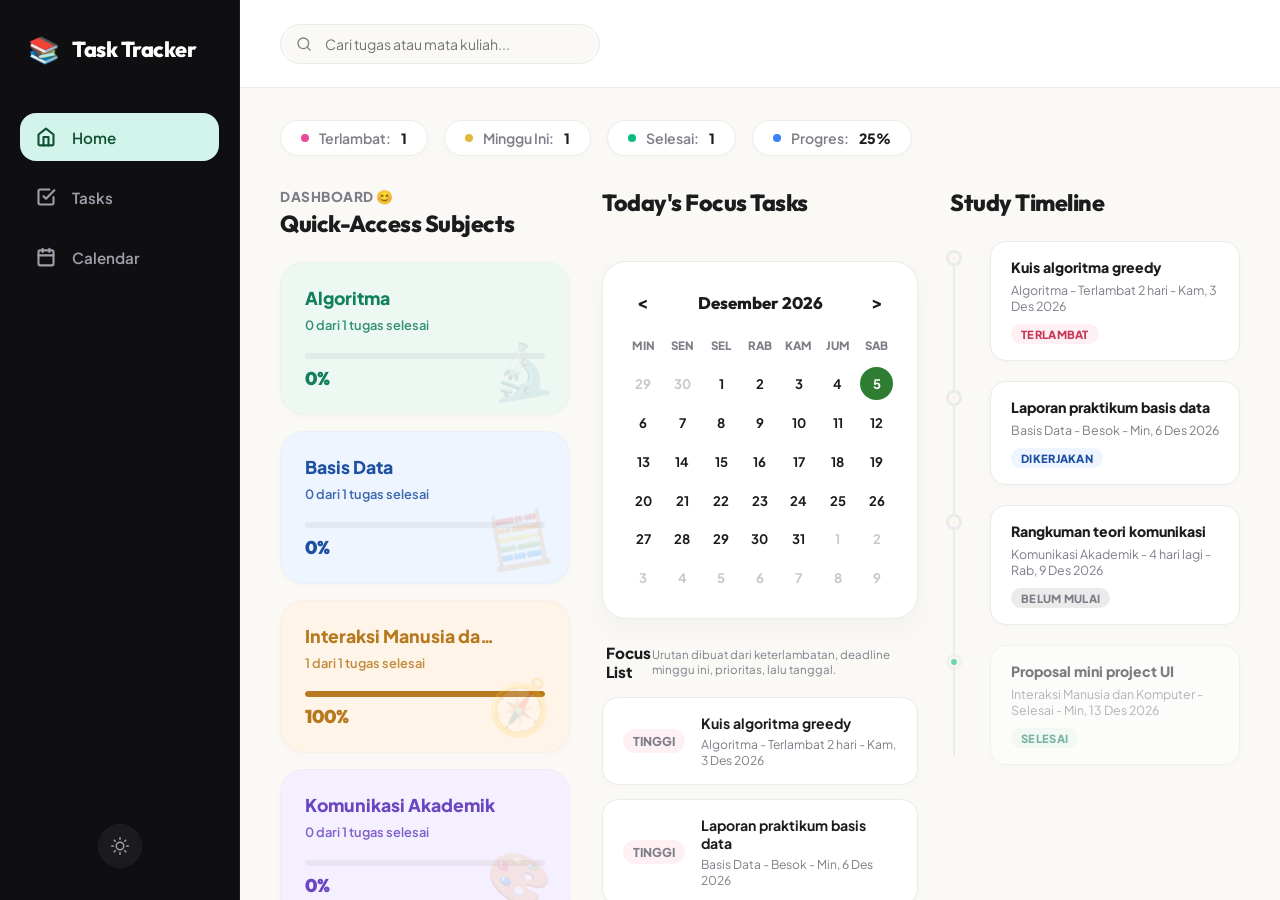
<file: index.html>
<!DOCTYPE html>
<html lang="id">
<head>
  <meta charset="UTF-8">
  <meta http-equiv="refresh" content="0; url=src/index.html" />
  <title>Redirecting...</title>
  <script type="text/javascript">
    // Instant JavaScript fallback redirection
    window.location.href = "src/index.html";
  </script>
</head>
<body>
  <p>Mengarahkan ke <a href="src/index.html">Task Tracker</a>...</p>
</body>
</html>
</file>
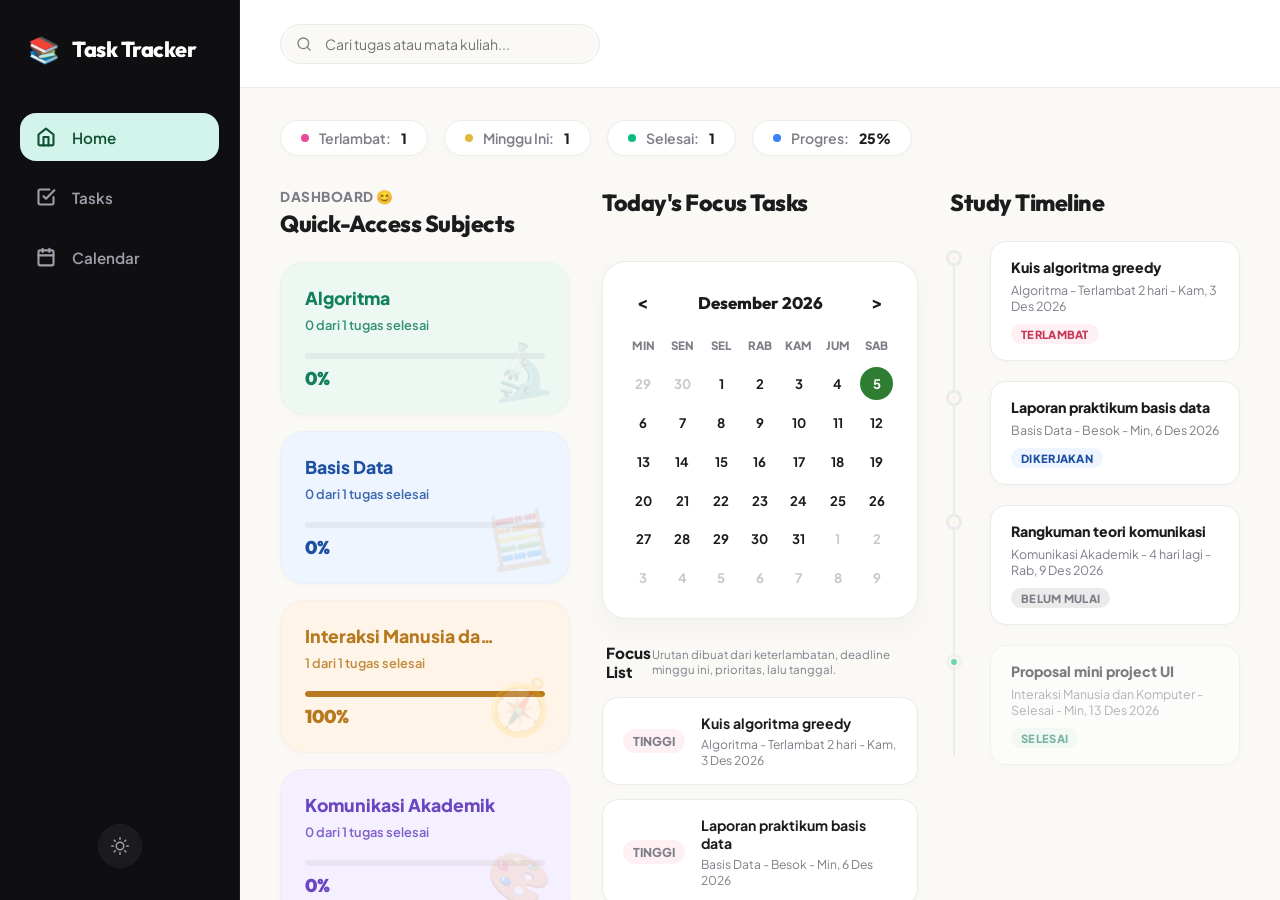
<file: src/index.html>
<!DOCTYPE html>
<html lang="id">
<head>
  <meta charset="UTF-8">
  <meta name="viewport" content="width=device-width, initial-scale=1.0">
  <title>Task Tracker - Pelacak Tugas Mahasiswa</title>
  <link rel="preconnect" href="https://fonts.googleapis.com">
  <link rel="preconnect" href="https://fonts.gstatic.com" crossorigin>
  <link href="https://fonts.googleapis.com/css2?family=Outfit:wght@300;400;500;600;700;800;900&family=Plus+Jakarta+Sans:wght@300;400;500;600;700;800&display=swap" rel="stylesheet">
  <link rel="stylesheet" href="style.css">
</head>
<body>
  <div class="app-layout">
    <!-- Sidebar -->
    <aside class="sidebar">
      <div class="sidebar-brand">
        <div class="brand-logo">📚</div>
        <span class="brand-name">Task Tracker</span>
      </div>
      
      <nav class="sidebar-menu">
        <button class="menu-item active" id="tab-home-btn" type="button" title="Dashboard">
          <svg xmlns="http://www.w3.org/2000/svg" viewBox="0 0 24 24" fill="none" stroke="currentColor" stroke-width="2.5" stroke-linecap="round" stroke-linejoin="round" class="feather feather-home"><path d="M3 9l9-7 9 7v11a2 2 0 0 1-2 2H5a2 2 0 0 1-2-2z"></path><polyline points="9 22 9 12 15 12 15 22"></polyline></svg>
          <span class="menu-text">Home</span>
        </button>
        <button class="menu-item" id="tab-tasks-btn" type="button" title="Semua Tugas">
          <svg xmlns="http://www.w3.org/2000/svg" viewBox="0 0 24 24" fill="none" stroke="currentColor" stroke-width="2.5" stroke-linecap="round" stroke-linejoin="round" class="feather feather-check-square"><polyline points="9 11 12 14 22 4"></polyline><path d="M21 12v7a2 2 0 0 1-2 2H5a2 2 0 0 1-2-2V5a2 2 0 0 1 2-2h11"></path></svg>
          <span class="menu-text">Tasks</span>
        </button>
        <button class="menu-item" id="tab-calendar-btn" type="button" title="Kalender Bulanan">
          <svg xmlns="http://www.w3.org/2000/svg" viewBox="0 0 24 24" fill="none" stroke="currentColor" stroke-width="2.5" stroke-linecap="round" stroke-linejoin="round" class="feather feather-calendar"><rect x="3" y="4" width="18" height="18" rx="2" ry="2"></rect><line x1="16" y1="2" x2="16" y2="6"></line><line x1="8" y1="2" x2="8" y2="6"></line><line x1="3" y1="10" x2="21" y2="10"></line></svg>
          <span class="menu-text">Calendar</span>
        </button>
      </nav>

      <div class="sidebar-footer">
        <button class="icon-button" id="themeToggle" type="button" aria-label="Ganti tema" title="Ganti tema">
          <svg xmlns="http://www.w3.org/2000/svg" viewBox="0 0 24 24" fill="none" stroke="currentColor" stroke-width="2" stroke-linecap="round" stroke-linejoin="round" class="feather feather-sun"><circle cx="12" cy="12" r="5"></circle><line x1="12" y1="1" x2="12" y2="3"></line><line x1="12" y1="21" x2="12" y2="23"></line><line x1="4.22" y1="4.22" x2="5.64" y2="5.64"></line><line x1="18.36" y1="18.36" x2="19.78" y2="19.78"></line><line x1="1" y1="12" x2="3" y2="12"></line><line x1="21" y1="12" x2="23" y2="12"></line><line x1="4.22" y1="19.78" x2="5.64" y2="18.36"></line><line x1="18.36" y1="5.64" x2="19.78" y2="4.22"></line></svg>
        </button>
      </div>
    </aside>

    <!-- Main Content Area -->
    <div class="main-container">
      <!-- Topbar -->
      <header class="topbar">
        <div class="topbar-search">
          <svg xmlns="http://www.w3.org/2000/svg" viewBox="0 0 24 24" fill="none" stroke="currentColor" stroke-width="2" stroke-linecap="round" stroke-linejoin="round" class="search-icon"><circle cx="11" cy="11" r="8"></circle><line x1="21" y1="21" x2="16.65" y2="16.65"></line></svg>
          <input id="globalSearchInput" type="search" placeholder="Cari tugas atau mata kuliah...">
        </div>
        
        <div class="topbar-actions">
        </div>
      </header>

      <!-- Tab Content Wrapper -->
      <main class="content-body">
        
        <!-- HOME / DASHBOARD TAB -->
        <section id="tab-home" class="tab-panel active-panel">
          <!-- Top Metric Capsule Bar -->
          <div class="metrics-bar">
            <article class="metric-chip chip-red">
              <span class="dot"></span>
              <span class="label">Terlambat:</span>
              <strong id="lateCount">0</strong>
            </article>
            <article class="metric-chip chip-yellow">
              <span class="dot"></span>
              <span class="label">Minggu Ini:</span>
              <strong id="weekCount">0</strong>
            </article>
            <article class="metric-chip chip-green">
              <span class="dot"></span>
              <span class="label">Selesai:</span>
              <strong id="doneCount">0</strong>
            </article>
            <article class="metric-chip chip-blue">
              <span class="dot"></span>
              <span class="label">Progres:</span>
              <strong id="progressValue">0%</strong>
            </article>
          </div>

          <div class="dashboard-columns">
            <!-- Column 1: Quick-Access Subjects -->
            <section class="dashboard-col col-subjects">
              <div class="col-header">
                <h2>Dashboard 😊</h2>
                <h1>Quick-Access Subjects</h1>
              </div>
              <div class="course-grid" id="courseGrid">
                <!-- Dynamically loaded subjects with progress bars -->
              </div>
            </section>

            <!-- Column 2: Focus Tasks -->
            <section class="dashboard-col col-focus">
              <div class="col-header">
                <h2>Today's Focus Tasks</h2>
              </div>
              
              <!-- Mini Calendar Card -->
              <div class="calendar-card">
                <div class="calendar-card-header">
                  <button class="calendar-nav-btn" id="prevMonthButton" type="button" aria-label="Bulan sebelumnya">&lt;</button>
                  <strong id="calendarTitle"></strong>
                  <button class="calendar-nav-btn" id="nextMonthButton" type="button" aria-label="Bulan berikutnya">&gt;</button>
                </div>
                <div class="mini-calendar" id="miniCalendar"></div>
                <p class="hidden" id="calendarSummary"></p>
              </div>

              <!-- Focus List -->
              <div class="focus-list-container">
                <div class="list-subheader">
                  <h3>Focus List</h3>
                  <span id="focusHint">Tugas mendesak muncul di sini.</span>
                </div>
                <div class="focus-list" id="focusList"></div>
              </div>
            </section>

            <!-- Column 3: Study Timeline -->
            <section class="dashboard-col col-timeline">
              <div class="col-header">
                <h2>Study Timeline</h2>
              </div>
              <div class="timeline-container">
                <div class="timeline-line"></div>
                <div class="timeline" id="timelineList">
                  <!-- Dynamically loaded upcoming deadlines -->
                </div>
              </div>
            </section>
          </div>
        </section>

        <!-- TASKS TAB -->
        <section id="tab-tasks" class="tab-panel">
          <div class="workspace">
            <!-- Form Card -->
            <form class="task-form" id="taskForm" novalidate>
              <div class="form-title-row">
                <div>
                  <h2 id="formTitle">Tambah Tugas</h2>
                  <p id="formSubtitle">Catat tugas baru beserta deadline dan prioritasnya.</p>
                </div>
                <button class="ghost-button hidden" id="cancelEditButton" type="button">Batal</button>
              </div>

              <input id="taskId" type="hidden">

              <label for="taskTitle">
                Judul tugas
                <input id="taskTitle" type="text" placeholder="Contoh: Laporan praktikum modul 4" required>
              </label>

              <label for="courseName">
                Mata kuliah
                <input id="courseName" type="text" placeholder="Contoh: Basis Data" required>
              </label>

              <div class="form-row">
                <label for="dueDate">
                  Deadline
                  <input id="dueDate" type="date" required>
                </label>
                <label for="priority">
                  Prioritas
                  <select id="priority" required>
                    <option value="Rendah">Rendah</option>
                    <option value="Sedang" selected>Sedang</option>
                    <option value="Tinggi">Tinggi</option>
                  </select>
                </label>
              </div>

              <div class="form-row">
                <label for="status">
                  Status
                  <select id="status" required>
                    <option value="Belum mulai">Belum mulai</option>
                    <option value="Dikerjakan">Dikerjakan</option>
                    <option value="Selesai">Selesai</option>
                  </select>
                </label>
              </div>

              <label for="notes">
                Catatan
                <textarea id="notes" rows="3" placeholder="Opsional: instruksi dosen, bahan bacaan, atau langkah berikutnya"></textarea>
              </label>

              <p class="form-error" id="formError" role="alert"></p>
              <button class="primary-button" id="submitButton" type="submit">Tambah Tugas</button>
            </form>

            <!-- Tasks List Card -->
            <section class="task-board" aria-label="Daftar tugas">
              <div class="board-header">
                <div>
                  <h2>Semua Tugas</h2>
                  <p id="listSummary">Kelola tugas dari satu daftar.</p>
                </div>
              </div>

              <div class="filters" aria-label="Filter tugas">
                <input id="searchInput" type="search" placeholder="Cari tugas atau mata kuliah...">
                <select id="filterSelect" aria-label="Filter daftar tugas">
                  <option value="semua">Semua Status</option>
                  <option value="terlambat">Terlambat</option>
                  <option value="minggu-ini">Minggu Ini</option>
                  <option value="belum-selesai">Belum Selesai</option>
                  <option value="selesai">Selesai</option>
                  <option value="prioritas-tinggi">Prioritas Tinggi</option>
                </select>
                <select id="courseFilter" aria-label="Filter mata kuliah">
                  <option value="semua">Semua Mata Kuliah</option>
                </select>
              </div>

              <div class="task-list" id="taskList"></div>
              <p class="empty-state" id="emptyState">Belum ada tugas yang cocok dengan filter ini.</p>
            </section>
          </div>
        </section>

        <!-- CALENDAR TAB -->
        <section id="tab-calendar" class="tab-panel">
          <div class="large-calendar-wrapper">
            <div class="panel-header">
              <div>
                <h2>Kalender Rencana</h2>
                <p id="largeCalendarSummary">Sebaran deadline pada bulan berjalan.</p>
              </div>
              <div class="calendar-actions" aria-label="Navigasi bulan">
                <button class="ghost-button calendar-button" id="largePrevMonthButton" type="button" aria-label="Bulan sebelumnya">&lt;</button>
                <strong id="largeCalendarTitle"></strong>
                <button class="ghost-button calendar-button" id="largeNextMonthButton" type="button" aria-label="Bulan berikutnya">&gt;</button>
              </div>
            </div>
            <div class="large-calendar" id="largeCalendar"></div>
          </div>
        </section>
        
      </main>
    </div>
  </div>

  <template id="taskTemplate">
    <article class="task-card">
      <div class="task-main">
        <div>
          <p class="course"></p>
          <h3></h3>
        </div>
        <span class="priority-badge"></span>
      </div>
      <p class="task-notes"></p>
      <div class="task-meta">
        <span class="deadline-text"></span>
        <span class="status-badge"></span>
      </div>
      <div class="task-actions">
        <select class="status-select" aria-label="Ubah status tugas">
          <option value="Belum mulai">Belum mulai</option>
          <option value="Dikerjakan">Dikerjakan</option>
          <option value="Selesai">Selesai</option>
        </select>
        <button class="secondary-button edit-button" type="button">Edit</button>
        <button class="delete-button" type="button">Hapus</button>
      </div>
    </article>
  </template>

  <script src="app.js"></script>
</body>
</html>
</file>
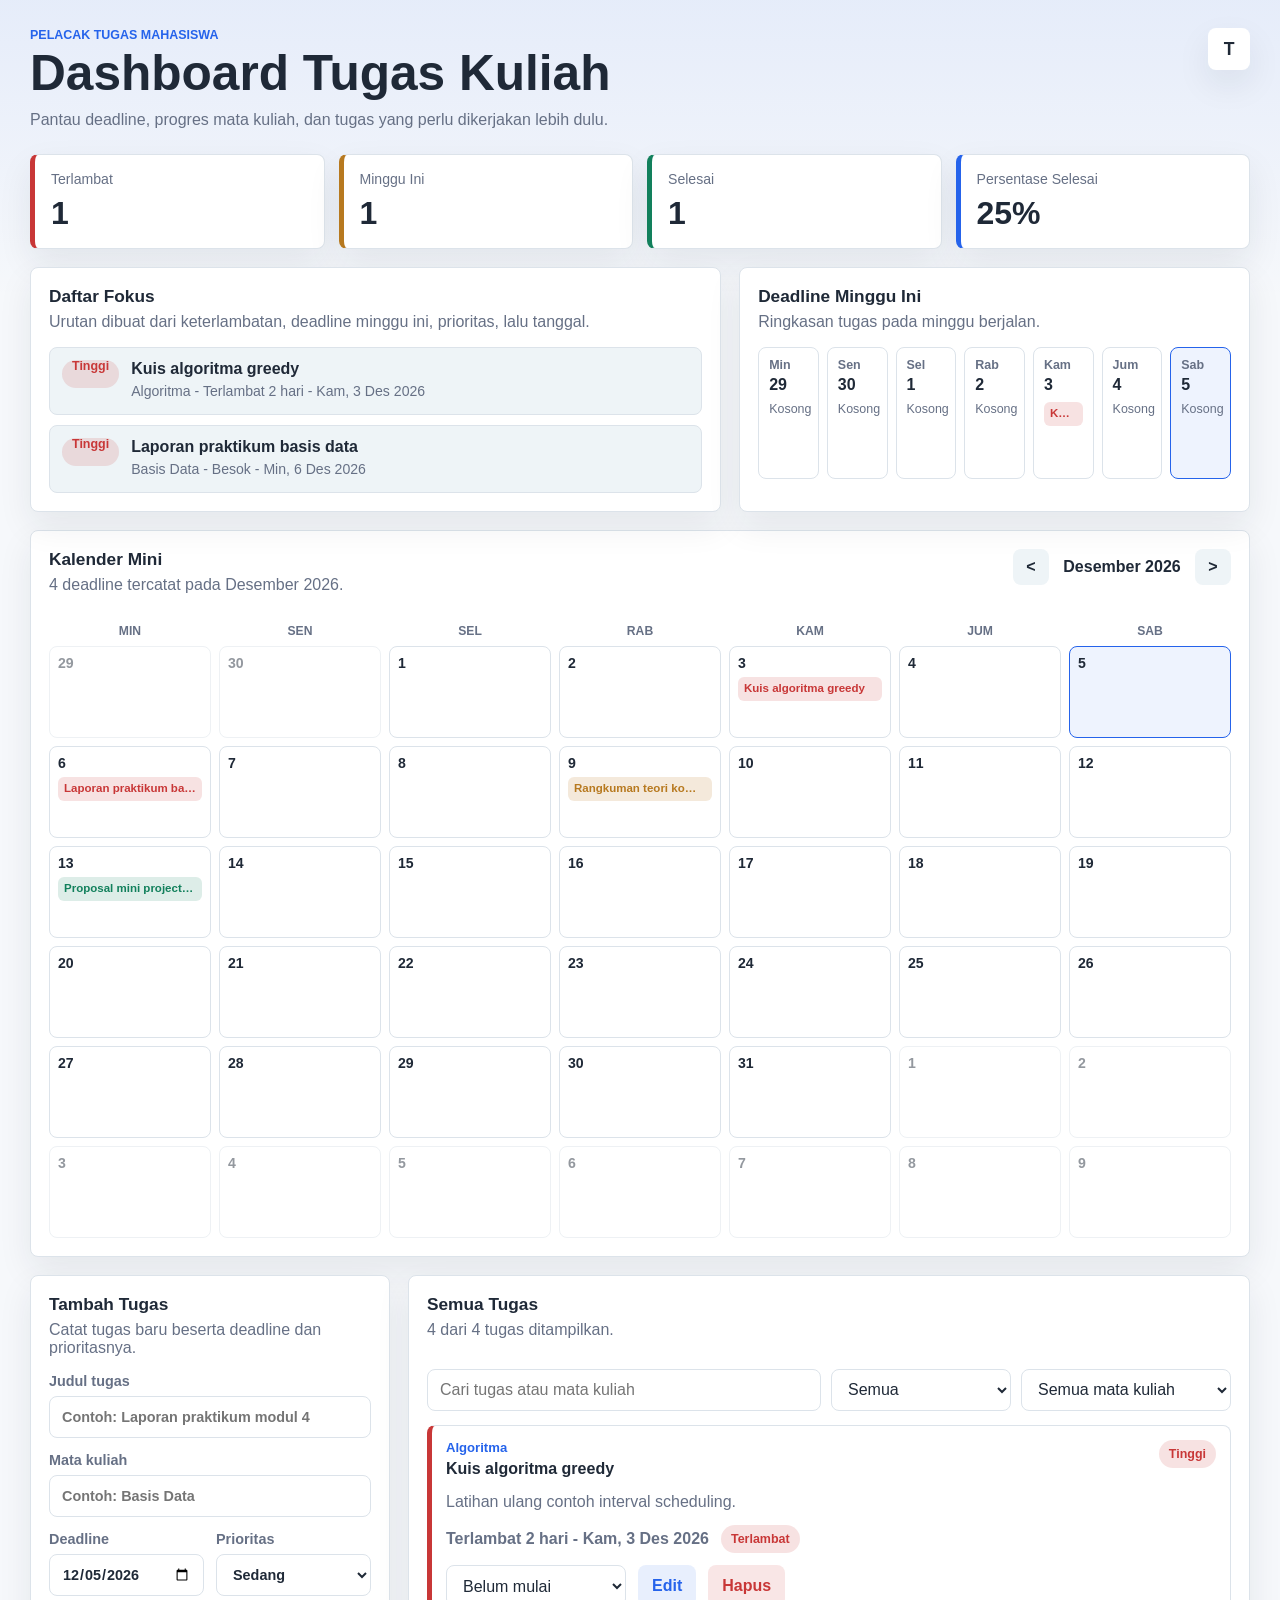
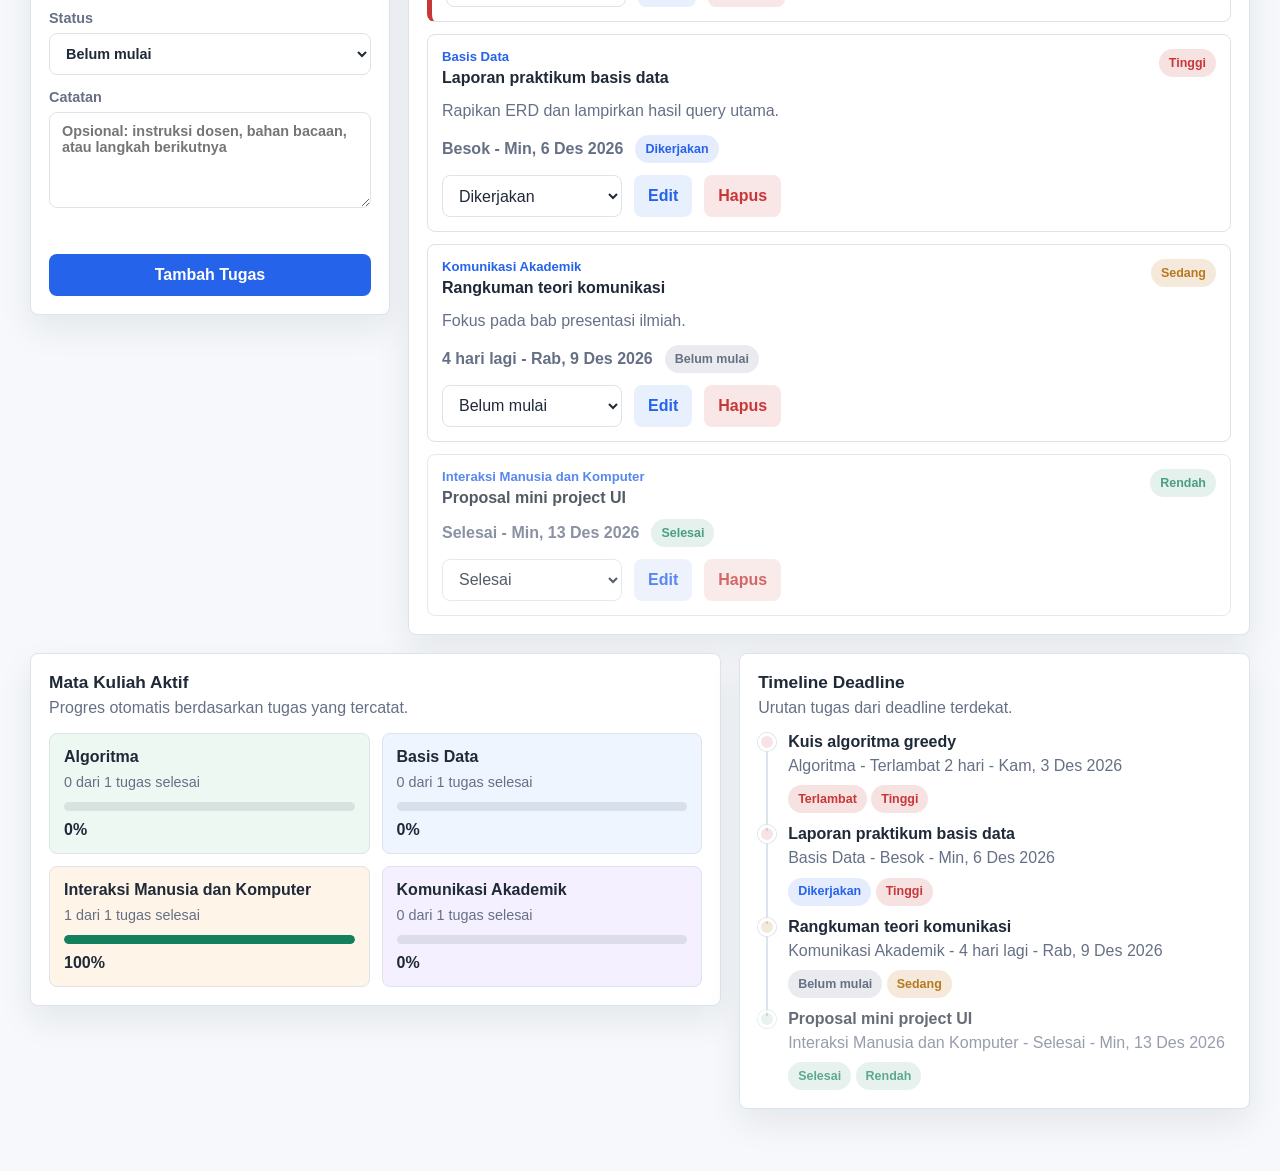
<file: index6.html>
<!DOCTYPE html>
<html lang="id">
<head>
  <meta charset="UTF-8">
  <meta name="viewport" content="width=device-width, initial-scale=1.0">
  <title>Pelacak Tugas Mahasiswa</title>
  <link rel="stylesheet" href="style.css">
</head>
<body>
  <main class="app-shell">
    <header class="topbar">
      <div>
        <p class="eyebrow">Pelacak Tugas Mahasiswa</p>
        <h1>Dashboard Tugas Kuliah</h1>
        <p class="lead">Pantau deadline, progres mata kuliah, dan tugas yang perlu dikerjakan lebih dulu.</p>
      </div>
      <button class="icon-button" id="themeToggle" type="button" aria-label="Ganti tema" title="Ganti tema">T</button>
    </header>

    <section class="summary-grid" aria-label="Ringkasan tugas">
      <article class="metric metric-red">
        <span>Terlambat</span>
        <strong id="lateCount">0</strong>
      </article>
      <article class="metric metric-yellow">
        <span>Minggu Ini</span>
        <strong id="weekCount">0</strong>
      </article>
      <article class="metric metric-green">
        <span>Selesai</span>
        <strong id="doneCount">0</strong>
      </article>
      <article class="metric metric-blue">
        <span>Persentase Selesai</span>
        <strong id="progressValue">0%</strong>
      </article>
    </section>

    <section class="dashboard-grid" aria-label="Dashboard utama">
      <section class="panel focus-panel">
        <div class="panel-header">
          <div>
            <h2>Daftar Fokus</h2>
            <p id="focusHint">Tugas urgent dan prioritas tinggi muncul lebih dulu.</p>
          </div>
        </div>
        <div class="focus-list" id="focusList"></div>
      </section>

      <section class="panel">
        <div class="panel-header">
          <div>
            <h2>Deadline Minggu Ini</h2>
            <p>Ringkasan tugas pada minggu berjalan.</p>
          </div>
        </div>
        <div class="week-strip" id="weekStrip"></div>
      </section>
    </section>

    <section class="panel calendar-panel" aria-label="Kalender deadline">
      <div class="panel-header">
        <div>
          <h2>Kalender Mini</h2>
          <p id="calendarSummary">Sebaran deadline pada bulan berjalan.</p>
        </div>
        <div class="calendar-actions" aria-label="Navigasi bulan">
          <button class="ghost-button calendar-button" id="prevMonthButton" type="button" aria-label="Bulan sebelumnya">&lt;</button>
          <strong id="calendarTitle"></strong>
          <button class="ghost-button calendar-button" id="nextMonthButton" type="button" aria-label="Bulan berikutnya">&gt;</button>
        </div>
      </div>
      <div class="mini-calendar" id="miniCalendar"></div>
    </section>

    <section class="workspace">
      <form class="task-form" id="taskForm" novalidate>
        <div class="form-title-row">
          <div>
            <h2 id="formTitle">Tambah Tugas</h2>
            <p id="formSubtitle">Catat tugas baru beserta deadline dan prioritasnya.</p>
          </div>
          <button class="ghost-button hidden" id="cancelEditButton" type="button">Batal</button>
        </div>

        <input id="taskId" type="hidden">

        <label for="taskTitle">
          Judul tugas
          <input id="taskTitle" type="text" placeholder="Contoh: Laporan praktikum modul 4" required>
        </label>

        <label for="courseName">
          Mata kuliah
          <input id="courseName" type="text" placeholder="Contoh: Basis Data" required>
        </label>

        <div class="form-row">
          <label for="dueDate">
            Deadline
            <input id="dueDate" type="date" required>
          </label>
          <label for="priority">
            Prioritas
            <select id="priority" required>
              <option value="Rendah">Rendah</option>
              <option value="Sedang" selected>Sedang</option>
              <option value="Tinggi">Tinggi</option>
            </select>
          </label>
        </div>

        <label for="status">
          Status
          <select id="status" required>
            <option value="Belum mulai">Belum mulai</option>
            <option value="Dikerjakan">Dikerjakan</option>
            <option value="Selesai">Selesai</option>
          </select>
        </label>

        <label for="notes">
          Catatan
          <textarea id="notes" rows="4" placeholder="Opsional: instruksi dosen, bahan bacaan, atau langkah berikutnya"></textarea>
        </label>

        <p class="form-error" id="formError" role="alert"></p>
        <button class="primary-button" id="submitButton" type="submit">Tambah Tugas</button>
      </form>

      <section class="task-board" aria-label="Daftar tugas">
        <div class="board-header">
          <div>
            <h2>Semua Tugas</h2>
            <p id="listSummary">Kelola tugas dari satu daftar.</p>
          </div>
        </div>

        <div class="filters" aria-label="Filter tugas">
          <input id="searchInput" type="search" placeholder="Cari tugas atau mata kuliah">
          <select id="filterSelect" aria-label="Filter daftar tugas">
            <option value="semua">Semua</option>
            <option value="terlambat">Terlambat</option>
            <option value="minggu-ini">Minggu Ini</option>
            <option value="belum-selesai">Belum Selesai</option>
            <option value="selesai">Selesai</option>
            <option value="prioritas-tinggi">Prioritas Tinggi</option>
          </select>
          <select id="courseFilter" aria-label="Filter mata kuliah">
            <option value="semua">Semua mata kuliah</option>
          </select>
        </div>

        <div class="task-list" id="taskList"></div>
        <p class="empty-state" id="emptyState">Belum ada tugas yang cocok dengan filter ini.</p>
      </section>
    </section>

    <section class="lower-grid" aria-label="Progres dan timeline">
      <section class="panel">
        <div class="panel-header">
          <div>
            <h2>Mata Kuliah Aktif</h2>
            <p>Progres otomatis berdasarkan tugas yang tercatat.</p>
          </div>
        </div>
        <div class="course-grid" id="courseGrid"></div>
      </section>

      <section class="panel">
        <div class="panel-header">
          <div>
            <h2>Timeline Deadline</h2>
            <p>Urutan tugas dari deadline terdekat.</p>
          </div>
        </div>
        <div class="timeline" id="timelineList"></div>
      </section>
    </section>
  </main>

  <template id="taskTemplate">
    <article class="task-card">
      <div class="task-main">
        <div>
          <p class="course"></p>
          <h3></h3>
        </div>
        <span class="priority-badge"></span>
      </div>
      <p class="task-notes"></p>
      <div class="task-meta">
        <span class="deadline-text"></span>
        <span class="status-badge"></span>
      </div>
      <div class="task-actions">
        <select class="status-select" aria-label="Ubah status tugas">
          <option value="Belum mulai">Belum mulai</option>
          <option value="Dikerjakan">Dikerjakan</option>
          <option value="Selesai">Selesai</option>
        </select>
        <button class="secondary-button edit-button" type="button">Edit</button>
        <button class="delete-button" type="button">Hapus</button>
      </div>
    </article>
  </template>

  <script src="app.js"></script>
</body>
</html>
</file>
<file: src/style.css>
/* Design System & Variables */
:root {
  --bg-app: #FAF9F6;
  --bg-sidebar: #0F0F12;
  --bg-content: #FAF9F6;
  --bg-card: #FFFFFF;
  --border-sidebar: #1E1E24;
  --border-light: #EBEBEB;
  
  --text-main: #1C1C1F;
  --text-muted: #7E7E88;
  --text-sidebar: #A0A0AB;
  --text-sidebar-active: #0F5132;
  
  --shadow-sm: 0 2px 8px rgba(0, 0, 0, 0.02);
  --shadow-md: 0 10px 30px rgba(0, 0, 0, 0.04);
  --shadow-lg: 0 16px 48px rgba(0, 0, 0, 0.06);
  
  --radius-lg: 24px;
  --radius-md: 16px;
  --radius-sm: 10px;
  
  /* Subject Colors HSL */
  --subject-blue-bg: #EEF5FF;
  --subject-blue-text: #1E50A2;
  --subject-blue-bar: #3B82F6;
  
  --subject-yellow-bg: #FFF4E8;
  --subject-yellow-text: #B7791F;
  --subject-yellow-bar: #E2B93B;
  
  --subject-pink-bg: #FFF0F4;
  --subject-pink-text: #C83757;
  --subject-pink-bar: #EC4899;
  
  --subject-lavender-bg: #F4F0FF;
  --subject-lavender-text: #6B46C1;
  --subject-lavender-bar: #8B5CF6;
  
  --subject-mint-bg: #EDF8F3;
  --subject-mint-text: #12805C;
  --subject-mint-bar: #10B981;
  
  --subject-lime-bg: #F2F8E9;
  --subject-lime-text: #4F8A10;
  --subject-lime-bar: #84CC16;
}

body.dark {
  --bg-app: #0A0A0C;
  --bg-sidebar: #0F0F12;
  --bg-content: #131317;
  --bg-card: #1C1C22;
  --border-sidebar: #22222A;
  --border-light: #2A2A33;
  
  --text-main: #F4F4F6;
  --text-muted: #8E8E9A;
  
  --shadow-md: 0 10px 30px rgba(0, 0, 0, 0.2);
  --shadow-lg: 0 16px 48px rgba(0, 0, 0, 0.3);
  
  --subject-blue-bg: #1A2233;
  --subject-yellow-bg: #2B2015;
  --subject-pink-bg: #2B181E;
  --subject-lavender-bg: #201833;
  --subject-mint-bg: #142820;
  --subject-lime-bg: #1B2B15;
}

/* Global Reset */
* {
  box-sizing: border-box;
  margin: 0;
  padding: 0;
}

body {
  font-family: 'Plus Jakarta Sans', 'Outfit', -apple-system, BlinkMacSystemFont, "Segoe UI", Roboto, sans-serif;
  background-color: var(--bg-app);
  color: var(--text-main);
  overflow-x: hidden;
  height: 100vh;
  display: flex;
  transition: background-color 0.3s ease, color 0.3s ease;
}

input, select, textarea, button {
  font-family: inherit;
}

/* App Layout Grid */
.app-layout {
  display: flex;
  width: 100vw;
  height: 100vh;
}

/* Sidebar Styling */
.sidebar {
  width: 240px;
  background-color: var(--bg-sidebar);
  border-right: 1px solid var(--border-sidebar);
  display: flex;
  flex-direction: column;
  padding: 32px 20px;
  z-index: 10;
  flex-shrink: 0;
  transition: width 0.3s ease;
}

.sidebar-brand {
  display: flex;
  align-items: center;
  gap: 12px;
  margin-bottom: 48px;
  padding-left: 8px;
}

.brand-logo {
  font-size: 1.6rem;
}

.brand-name {
  font-family: 'Outfit', sans-serif;
  font-size: 1.35rem;
  font-weight: 800;
  color: #FFFFFF;
  letter-spacing: -0.5px;
}

.sidebar-menu {
  display: flex;
  flex-direction: column;
  gap: 12px;
  flex-grow: 1;
}

.menu-item {
  display: flex;
  align-items: center;
  gap: 16px;
  background: none;
  border: none;
  padding: 14px 16px;
  border-radius: var(--radius-md);
  color: var(--text-sidebar);
  font-size: 0.95rem;
  font-weight: 600;
  text-align: left;
  cursor: pointer;
  transition: all 0.25s cubic-bezier(0.4, 0, 0.2, 1);
  width: 100%;
}

.menu-item svg {
  width: 20px;
  height: 20px;
  color: var(--text-sidebar);
  transition: transform 0.25s ease, color 0.25s ease;
}

.menu-item:hover {
  color: #FFFFFF;
  background-color: rgba(255, 255, 255, 0.04);
}

.menu-item:hover svg {
  color: #FFFFFF;
  transform: translateX(2px);
}

.menu-item.active {
  background-color: #D2F4EA;
  color: var(--text-sidebar-active);
}

.menu-item.active svg {
  color: var(--text-sidebar-active);
}

.sidebar-footer {
  display: flex;
  justify-content: center;
  padding-top: 20px;
}

.sidebar-footer .icon-button {
  background: rgba(255, 255, 255, 0.05);
  border: 1px solid var(--border-sidebar);
  border-radius: 50%;
  width: 44px;
  height: 44px;
  display: flex;
  align-items: center;
  justify-content: center;
  cursor: pointer;
  color: var(--text-sidebar);
  transition: all 0.2s ease;
}

.sidebar-footer .icon-button:hover {
  background: rgba(255, 255, 255, 0.1);
  color: #FFFFFF;
  transform: rotate(45deg);
}

.sidebar-footer .icon-button svg {
  width: 18px;
  height: 18px;
}

/* Main Container Area */
.main-container {
  flex-grow: 1;
  display: flex;
  flex-direction: column;
  background-color: var(--bg-content);
  height: 100vh;
  overflow: hidden;
}

/* Topbar Styling */
.topbar {
  display: flex;
  align-items: center;
  justify-content: space-between;
  padding: 24px 40px;
  border-bottom: 1px solid var(--border-light);
  background-color: var(--bg-card);
  height: 88px;
  flex-shrink: 0;
}

.topbar-search {
  position: relative;
  width: 320px;
}

.topbar-search input {
  width: 100%;
  background-color: var(--bg-app);
  border: 1px solid var(--border-light);
  border-radius: 20px;
  padding: 10px 16px 10px 44px;
  font-size: 0.88rem;
  color: var(--text-main);
  outline: none;
  transition: all 0.2s ease;
}

.topbar-search input:focus {
  border-color: var(--text-muted);
  box-shadow: 0 0 0 3px rgba(0, 0, 0, 0.02);
}

.search-icon {
  position: absolute;
  left: 16px;
  top: 50%;
  transform: translateY(-50%);
  width: 16px;
  height: 16px;
  color: var(--text-muted);
  pointer-events: none;
}

.topbar-actions {
  display: flex;
  align-items: center;
  gap: 24px;
}

.notification-badge {
  color: var(--text-muted);
  cursor: pointer;
  position: relative;
  transition: color 0.2s ease;
}

.notification-badge:hover {
  color: var(--text-main);
}

.notification-badge svg {
  width: 20px;
  height: 20px;
}

.user-profile {
  display: flex;
  align-items: center;
  gap: 12px;
  border-left: 1px solid var(--border-light);
  padding-left: 24px;
}

.user-avatar {
  width: 40px;
  height: 40px;
  border-radius: 50%;
  background-color: #EEE;
  display: flex;
  align-items: center;
  justify-content: center;
  font-size: 1.25rem;
  box-shadow: var(--shadow-sm);
}

.user-info {
  display: flex;
  flex-direction: column;
}

.user-name {
  font-size: 0.88rem;
  font-weight: 700;
  color: var(--text-main);
}

.user-email {
  font-size: 0.75rem;
  color: var(--text-muted);
}

/* Content Body Panels */
.content-body {
  flex-grow: 1;
  overflow-y: auto;
  padding: 32px 40px;
}

.tab-panel {
  display: none;
  animation: fadeIn 0.4s ease-out;
}

.tab-panel.active-panel {
  display: block;
}

@keyframes fadeIn {
  from { opacity: 0; transform: translateY(6px); }
  to { opacity: 1; transform: translateY(0); }
}

/* Top Metrics Bar (Capsule Style) */
.metrics-bar {
  display: flex;
  gap: 16px;
  margin-bottom: 32px;
  flex-wrap: wrap;
}

.metric-chip {
  background-color: var(--bg-card);
  border: 1px solid var(--border-light);
  border-radius: 999px;
  padding: 8px 20px;
  display: flex;
  align-items: center;
  gap: 10px;
  box-shadow: var(--shadow-sm);
  font-size: 0.88rem;
}

.metric-chip .dot {
  width: 8px;
  height: 8px;
  border-radius: 50%;
  display: inline-block;
}

.metric-chip .label {
  color: var(--text-muted);
  font-weight: 600;
}

.metric-chip strong {
  color: var(--text-main);
  font-weight: 800;
}

.chip-red .dot { background-color: var(--subject-pink-bar); }
.chip-yellow .dot { background-color: var(--subject-yellow-bar); }
.chip-green .dot { background-color: var(--subject-mint-bar); }
.chip-blue .dot { background-color: var(--subject-blue-bar); }

/* Dashboard Columns Grid */
.dashboard-columns {
  display: grid;
  grid-template-columns: 290px minmax(0, 1fr) 290px;
  gap: 32px;
  align-items: start;
}

.col-header h2 {
  font-size: 0.85rem;
  font-weight: 800;
  text-transform: uppercase;
  color: var(--text-muted);
  letter-spacing: 0.5px;
  margin-bottom: 4px;
}

.col-header h1 {
  font-family: 'Outfit', sans-serif;
  font-size: 1.45rem;
  font-weight: 800;
  color: var(--text-main);
  letter-spacing: -0.5px;
  margin-bottom: 24px;
}

.dashboard-col {
  display: flex;
  flex-direction: column;
}

/* Subject Grid & Cards (Column 1) */
.course-grid {
  display: flex;
  flex-direction: column;
  gap: 16px;
}

.course-card {
  border-radius: var(--radius-lg);
  padding: 24px;
  position: relative;
  overflow: hidden;
  box-shadow: var(--shadow-sm);
  transition: transform 0.25s cubic-bezier(0.4, 0, 0.2, 1);
  cursor: pointer;
  background-color: var(--subject-blue-bg);
  color: var(--subject-blue-text);
  border: 1px solid rgba(0, 0, 0, 0.02);
}

.course-card::after {
  content: "✏️";
  position: absolute;
  right: 18px;
  bottom: 12px;
  font-size: 3.2rem;
  opacity: 0.16;
  pointer-events: none;
  transform: rotate(-10deg);
  transition: transform 0.3s ease;
}

.course-card.course-mint {
  background-color: var(--subject-mint-bg);
  color: var(--subject-mint-text);
}
.course-card.course-mint::after { content: "🔬"; }

.course-card.course-blue {
  background-color: var(--subject-blue-bg);
  color: var(--subject-blue-text);
}
.course-card.course-blue::after { content: "🧮"; }

.course-card.course-peach {
  background-color: var(--subject-yellow-bg);
  color: var(--subject-yellow-text);
}
.course-card.course-peach::after { content: "🧭"; }

.course-card.course-lavender {
  background-color: var(--subject-lavender-bg);
  color: var(--subject-lavender-text);
}
.course-card.course-lavender::after { content: "🎨"; }

.course-card.course-rose {
  background-color: var(--subject-pink-bg);
  color: var(--subject-pink-text);
}
.course-card.course-rose::after { content: "📝"; }

.course-card.course-lime {
  background-color: var(--subject-lime-bg);
  color: var(--subject-lime-text);
}
.course-card.course-lime::after { content: "🌿"; }

.course-card:hover {
  transform: translateY(-4px);
}

.course-card:hover::after {
  transform: scale(1.1) rotate(-5deg);
}

.course-card h3 {
  font-size: 1.1rem;
  font-weight: 800;
  margin-bottom: 8px;
  max-width: 80%;
  white-space: nowrap;
  overflow: hidden;
  text-overflow: ellipsis;
}

.course-card p {
  font-size: 0.8rem;
  font-weight: 600;
  opacity: 0.85;
  margin-bottom: 20px;
}

.course-card strong {
  display: block;
  font-size: 1.15rem;
  font-weight: 900;
  margin-top: 8px;
  font-family: 'Outfit', sans-serif;
}

.course-card .progress-track {
  height: 6px;
  background-color: rgba(0, 0, 0, 0.05);
  border-radius: 999px;
  overflow: hidden;
}

.course-card .progress-track span {
  display: block;
  height: 100%;
  background-color: currentColor;
  border-radius: inherit;
  transition: width 0.4s ease;
}

/* Column 2: Focus Tasks Layout */
.col-focus {
  gap: 24px;
}

.col-focus .col-header h2 {
  font-family: 'Outfit', sans-serif;
  font-size: 1.45rem;
  font-weight: 800;
  color: var(--text-main);
  text-transform: none;
  letter-spacing: -0.5px;
  margin-bottom: 20px;
}

/* Calendar Card */
.calendar-card {
  background-color: var(--bg-card);
  border-radius: var(--radius-lg);
  padding: 24px;
  box-shadow: var(--shadow-md);
  border: 1px solid var(--border-light);
}

.calendar-card-header {
  display: flex;
  align-items: center;
  justify-content: space-between;
  margin-bottom: 20px;
}

.calendar-card-header strong {
  font-family: 'Outfit', sans-serif;
  font-size: 1.05rem;
  font-weight: 800;
}

.calendar-nav-btn {
  background: none;
  border: none;
  width: 32px;
  height: 32px;
  border-radius: 50%;
  display: flex;
  align-items: center;
  justify-content: center;
  cursor: pointer;
  color: var(--text-main);
  font-weight: bold;
  font-size: 1.1rem;
  transition: background-color 0.2s ease;
}

.calendar-nav-btn:hover {
  background-color: var(--bg-app);
}

.mini-calendar {
  display: grid;
  grid-template-columns: repeat(7, minmax(0, 1fr));
  gap: 6px;
  text-align: center;
}

.calendar-weekday {
  font-size: 0.72rem;
  font-weight: 800;
  color: var(--text-muted);
  text-transform: uppercase;
  margin-bottom: 8px;
}

.calendar-day {
  aspect-ratio: 1;
  display: flex;
  flex-direction: column;
  align-items: center;
  justify-content: center;
  border-radius: 50%;
  font-size: 0.82rem;
  font-weight: 600;
  cursor: pointer;
  position: relative;
  transition: all 0.2s ease;
}

.calendar-day.is-muted {
  opacity: 0.24;
}

.calendar-day:hover {
  background-color: var(--border-light);
}

.calendar-day.is-today {
  background-color: #2E7D32;
  color: #FFFFFF;
  font-weight: bold;
}

/* Dots under calendar dates for deadlines */
.calendar-day .calendar-task {
  display: none; /* Hide full text in mini calendar to keep it clean */
}

.calendar-day::after {
  content: "";
  position: absolute;
  bottom: 3px;
  width: 4px;
  height: 4px;
  border-radius: 50%;
  background-color: transparent;
}

.calendar-day.has-deadline::after {
  background-color: var(--subject-pink-bar);
}

/* Focus List Card Items */
.focus-list-container {
  display: flex;
  flex-direction: column;
  gap: 16px;
}

.list-subheader {
  display: flex;
  align-items: center;
  justify-content: space-between;
  padding: 0 4px;
}

.list-subheader h3 {
  font-size: 0.95rem;
  font-weight: 800;
  color: var(--text-main);
}

.list-subheader span {
  font-size: 0.72rem;
  color: var(--text-muted);
}

.focus-list {
  display: flex;
  flex-direction: column;
  gap: 14px;
}

.focus-item {
  background-color: var(--bg-card);
  border: 1px solid var(--border-light);
  border-radius: var(--radius-md);
  padding: 16px 20px;
  display: flex;
  align-items: center;
  gap: 16px;
  box-shadow: var(--shadow-sm);
  transition: transform 0.2s ease, box-shadow 0.2s ease;
}

.focus-item:hover {
  transform: translateY(-2px);
  box-shadow: var(--shadow-md);
}

.mini-priority {
  font-size: 0.7rem;
  font-weight: 900;
  text-transform: uppercase;
  padding: 4px 10px;
  border-radius: 999px;
  white-space: nowrap;
}

.focus-item div {
  display: flex;
  flex-direction: column;
  gap: 4px;
  flex-grow: 1;
}

.focus-item strong {
  font-size: 0.88rem;
  font-weight: 700;
  color: var(--text-main);
}

.focus-item span {
  font-size: 0.76rem;
  color: var(--text-muted);
}

/* Column 3: Study Timeline Layout */
.col-timeline .col-header h2 {
  font-family: 'Outfit', sans-serif;
  font-size: 1.45rem;
  font-weight: 800;
  color: var(--text-main);
  text-transform: none;
  letter-spacing: -0.5px;
  margin-bottom: 24px;
}

.timeline-container {
  position: relative;
  padding-left: 20px;
}

.timeline-line {
  position: absolute;
  left: 3px;
  top: 10px;
  bottom: 10px;
  width: 2px;
  background-color: var(--border-light);
}

.timeline {
  display: flex;
  flex-direction: column;
  gap: 20px;
}

.timeline-item {
  position: relative;
  padding-left: 20px;
}

.timeline-dot {
  position: absolute;
  left: -21px;
  top: 12px;
  width: 10px;
  height: 10px;
  border-radius: 50%;
  background-color: var(--subject-blue-bar);
  border: 2px solid var(--bg-content);
  box-shadow: 0 0 0 3px var(--border-light);
  z-index: 2;
  transition: transform 0.2s ease;
}

.timeline-item:hover .timeline-dot {
  transform: scale(1.3);
}

.timeline-item div {
  background-color: var(--bg-card);
  border: 1px solid var(--border-light);
  border-radius: var(--radius-md);
  padding: 16px 20px;
  box-shadow: var(--shadow-sm);
  display: flex;
  flex-direction: column;
  gap: 6px;
  transition: transform 0.2s ease;
}

.timeline-item:hover div {
  transform: translateX(3px);
}

.timeline-item.is-done {
  opacity: 0.56;
}

.timeline-item.is-done .timeline-dot {
  background-color: var(--subject-mint-bar) !important;
}

.timeline-item strong {
  font-size: 0.88rem;
  font-weight: 800;
  color: var(--text-main);
}

.timeline-item p {
  font-size: 0.78rem;
  color: var(--text-muted);
}

.timeline-item .status-badge {
  align-self: flex-start;
  font-size: 0.7rem;
  font-weight: 800;
  padding: 3px 10px;
  border-radius: 999px;
  margin-top: 4px;
}

.timeline-item .mini-priority {
  display: none; /* Keep timeline block clean */
}

/* TASKS WORKSPACE TAB */
.workspace {
  display: grid;
  grid-template-columns: 360px minmax(0, 1fr);
  gap: 32px;
  align-items: start;
}

.task-form {
  background-color: var(--bg-card);
  border: 1px solid var(--border-light);
  border-radius: var(--radius-lg);
  padding: 32px;
  box-shadow: var(--shadow-md);
}

.form-title-row {
  display: flex;
  align-items: start;
  justify-content: space-between;
  margin-bottom: 24px;
}

.form-title-row h2 {
  font-family: 'Outfit', sans-serif;
  font-size: 1.35rem;
  font-weight: 800;
}

.form-title-row p {
  font-size: 0.8rem;
  color: var(--text-muted);
}

label {
  display: flex;
  flex-direction: column;
  gap: 6px;
  font-size: 0.8rem;
  font-weight: 700;
  color: var(--text-muted);
  margin-bottom: 20px;
}

input, select, textarea {
  width: 100%;
  background-color: var(--bg-app);
  border: 1px solid var(--border-light);
  border-radius: var(--radius-sm);
  padding: 12px 14px;
  font-size: 0.88rem;
  color: var(--text-main);
  outline: none;
  transition: all 0.2s ease;
}

input:focus, select:focus, textarea:focus {
  border-color: var(--text-main);
  background-color: var(--bg-card);
}

textarea {
  resize: vertical;
}

.form-row {
  display: grid;
  grid-template-columns: 1fr 1fr;
  gap: 16px;
}

.form-error {
  font-size: 0.82rem;
  font-weight: 700;
  color: var(--subject-pink-text);
  margin-bottom: 16px;
  min-height: 18px;
}

.primary-button {
  width: 100%;
  background-color: var(--text-main);
  color: var(--bg-card);
  border: none;
  border-radius: var(--radius-sm);
  padding: 14px;
  font-size: 0.9rem;
  font-weight: 700;
  cursor: pointer;
  transition: opacity 0.2s ease;
}

.primary-button:hover {
  opacity: 0.9;
}

.secondary-button {
  background-color: var(--bg-app);
  border: 1px solid var(--border-light);
  border-radius: var(--radius-sm);
  padding: 8px 14px;
  font-size: 0.82rem;
  font-weight: 700;
  color: var(--text-main);
  cursor: pointer;
  transition: background-color 0.2s ease;
}

.secondary-button:hover {
  background-color: var(--border-light);
}

.delete-button {
  background-color: var(--subject-pink-bg);
  border: 1px solid transparent;
  border-radius: var(--radius-sm);
  padding: 8px 14px;
  font-size: 0.82rem;
  font-weight: 700;
  color: var(--subject-pink-text);
  cursor: pointer;
  transition: opacity 0.2s ease;
}

.delete-button:hover {
  opacity: 0.9;
}

.ghost-button {
  background: none;
  border: 1px solid var(--border-light);
  border-radius: var(--radius-sm);
  padding: 8px 12px;
  font-size: 0.8rem;
  font-weight: 700;
  color: var(--text-muted);
  cursor: pointer;
  transition: all 0.2s ease;
}

.ghost-button:hover {
  border-color: var(--text-main);
  color: var(--text-main);
}

/* Tasks Board (Right Side) */
.task-board {
  background-color: var(--bg-card);
  border: 1px solid var(--border-light);
  border-radius: var(--radius-lg);
  padding: 32px;
  box-shadow: var(--shadow-md);
  display: flex;
  flex-direction: column;
}

.board-header {
  margin-bottom: 24px;
}

.board-header h2 {
  font-family: 'Outfit', sans-serif;
  font-size: 1.35rem;
  font-weight: 800;
}

.board-header p {
  font-size: 0.8rem;
  color: var(--text-muted);
}

.filters {
  display: grid;
  grid-template-columns: 2fr 1fr 1fr;
  gap: 12px;
  margin-bottom: 24px;
}

.task-list {
  display: flex;
  flex-direction: column;
  gap: 16px;
}

/* Task Cards */
.task-card {
  border: 1px solid var(--border-light);
  border-radius: var(--radius-md);
  padding: 20px;
  background-color: var(--bg-card);
  box-shadow: var(--shadow-sm);
  display: flex;
  flex-direction: column;
  gap: 14px;
  position: relative;
  transition: transform 0.2s ease, box-shadow 0.2s ease;
}

.task-card:hover {
  transform: translateY(-2px);
  box-shadow: var(--shadow-md);
}

.task-card.is-late {
  border-left: 4px solid var(--subject-pink-bar);
}

.task-card.is-today {
  border-left: 4px solid var(--subject-yellow-bar);
}

.task-card.is-done {
  opacity: 0.6;
}

.task-main {
  display: flex;
  justify-content: space-between;
  align-items: start;
}

.task-card .course {
  font-size: 0.76rem;
  font-weight: 800;
  text-transform: uppercase;
  color: var(--subject-blue-bar);
  margin-bottom: 4px;
}

.task-card h3 {
  font-size: 1.05rem;
  font-weight: 800;
  color: var(--text-main);
}

.task-notes {
  font-size: 0.85rem;
  color: var(--text-muted);
  line-height: 1.5;
  background-color: var(--bg-app);
  padding: 10px 14px;
  border-radius: var(--radius-sm);
}

.task-meta {
  display: flex;
  align-items: center;
  gap: 16px;
}

.deadline-text {
  font-size: 0.8rem;
  font-weight: 600;
  color: var(--text-muted);
}

.status-badge {
  font-size: 0.72rem;
  font-weight: 800;
  padding: 4px 12px;
  border-radius: 999px;
  text-transform: uppercase;
  letter-spacing: 0.3px;
}

.priority-badge {
  font-size: 0.7rem;
  font-weight: 900;
  padding: 4px 10px;
  border-radius: 999px;
  text-transform: uppercase;
}

.task-actions {
  display: flex;
  align-items: center;
  gap: 12px;
  border-top: 1px solid var(--border-light);
  padding-top: 14px;
  margin-top: 4px;
}

.status-select {
  width: auto;
  min-width: 140px;
  padding: 8px 12px;
  border-radius: var(--radius-sm);
  font-size: 0.8rem;
}

.empty-state {
  text-align: center;
  padding: 48px;
  color: var(--text-muted);
  font-size: 0.9rem;
  border: 1px dashed var(--border-light);
  border-radius: var(--radius-md);
  margin-top: 16px;
}

/* CALENDAR VIEW TAB */
.large-calendar-wrapper {
  background-color: var(--bg-card);
  border: 1px solid var(--border-light);
  border-radius: var(--radius-lg);
  padding: 32px;
  box-shadow: var(--shadow-md);
}

.large-calendar-wrapper .panel-header {
  display: flex;
  align-items: center;
  justify-content: space-between;
  margin-bottom: 24px;
}

.large-calendar-wrapper h2 {
  font-family: 'Outfit', sans-serif;
  font-size: 1.35rem;
  font-weight: 800;
}

.large-calendar-wrapper p {
  font-size: 0.8rem;
  color: var(--text-muted);
}

.large-calendar {
  display: grid;
  grid-template-columns: repeat(7, minmax(0, 1fr));
  gap: 12px;
}

.large-calendar .calendar-day {
  aspect-ratio: auto;
  min-height: 100px;
  border-radius: var(--radius-md);
  border: 1px solid var(--border-light);
  align-items: flex-start;
  justify-content: flex-start;
  padding: 10px;
  cursor: default;
}

.large-calendar .calendar-day:hover {
  background-color: transparent;
}

.large-calendar .calendar-day strong {
  margin-bottom: 8px;
  font-size: 0.88rem;
  font-weight: bold;
}

.large-calendar .calendar-day.is-today {
  border-color: #2E7D32;
  background-color: rgba(46, 125, 50, 0.04);
  color: var(--text-main);
}

.large-calendar .calendar-day.is-today strong {
  background-color: #2E7D32;
  color: #FFFFFF;
  width: 24px;
  height: 24px;
  border-radius: 50%;
  display: flex;
  align-items: center;
  justify-content: center;
}

.large-calendar .calendar-task {
  display: block;
  font-size: 0.72rem;
  font-weight: 700;
  padding: 4px 8px;
  border-radius: 6px;
  width: 100%;
  text-overflow: ellipsis;
  overflow: hidden;
  white-space: nowrap;
  margin-bottom: 4px;
}

.large-calendar .calendar-more {
  font-size: 0.7rem;
  font-weight: 800;
  color: var(--text-muted);
  margin-top: 2px;
}

/* Badge classes helper styling */
.priority-high {
  background-color: var(--subject-pink-bg);
  color: var(--subject-pink-text);
}

.priority-medium {
  background-color: var(--subject-yellow-bg);
  color: var(--subject-yellow-text);
}

.priority-low {
  background-color: var(--subject-mint-bg);
  color: var(--subject-mint-text);
}

.status-done {
  background-color: var(--subject-mint-bg);
  color: var(--subject-mint-text);
}

.status-late {
  background-color: var(--subject-pink-bg);
  color: var(--subject-pink-text);
}

.status-progress {
  background-color: var(--subject-blue-bg);
  color: var(--subject-blue-text);
}

.status-idle {
  background-color: var(--border-light);
  color: var(--text-muted);
}

.hidden {
  display: none !important;
}

/* Responsive Styling (Breakpoints) */
@media (max-width: 1200px) {
  .dashboard-columns {
    grid-template-columns: 1fr 1fr;
  }
  
  .col-timeline {
    grid-column: span 2;
  }
}

@media (max-width: 1024px) {
  .workspace {
    grid-template-columns: 1fr;
  }
}

@media (max-width: 850px) {
  .app-layout {
    flex-direction: column;
  }
  
  .sidebar {
    width: 100%;
    height: auto;
    flex-direction: row;
    justify-content: space-between;
    align-items: center;
    padding: 16px 24px;
  }
  
  .sidebar-brand {
    margin-bottom: 0;
  }
  
  .sidebar-menu {
    flex-direction: row;
    gap: 8px;
    flex-grow: 0;
  }
  
  .menu-item {
    padding: 10px 14px;
  }
  
  .menu-text {
    display: none;
  }
  
  .sidebar-footer {
    padding-top: 0;
  }
  
  .main-container {
    height: calc(100vh - 80px);
  }
}

@media (max-width: 768px) {
  .dashboard-columns {
    grid-template-columns: 1fr;
  }
  
  .col-timeline {
    grid-column: span 1;
  }
  
  .topbar-search {
    width: 200px;
  }
  
  .topbar {
    padding: 16px 20px;
  }
  
  .content-body {
    padding: 24px 20px;
  }
  
  .filters {
    grid-template-columns: 1fr;
  }
}
</file>
<file: style.css>
:root {
  color-scheme: light;
  --bg: #f6f8fb;
  --surface: #ffffff;
  --surface-soft: #eef4f7;
  --text: #1f2937;
  --muted: #667085;
  --line: #dce3ea;
  --blue: #2563eb;
  --green: #12805c;
  --red: #c83737;
  --yellow: #b7791f;
  --purple: #7c3aed;
  --shadow: 0 14px 34px rgba(31, 41, 55, 0.08);
}

* {
  box-sizing: border-box;
}

body {
  margin: 0;
  min-height: 100vh;
  background:
    linear-gradient(180deg, rgba(37, 99, 235, 0.08), rgba(246, 248, 251, 0) 300px),
    var(--bg);
  color: var(--text);
  font-family: Arial, Helvetica, sans-serif;
}

button,
input,
select,
textarea {
  font: inherit;
}

button {
  cursor: pointer;
}

h1,
h2,
h3,
p {
  margin-top: 0;
}

.app-shell {
  width: min(1220px, calc(100% - 32px));
  margin: 0 auto;
  padding: 28px 0 44px;
}

.topbar {
  display: flex;
  align-items: flex-start;
  justify-content: space-between;
  gap: 18px;
  margin-bottom: 22px;
}

.eyebrow {
  margin: 0 0 6px;
  color: var(--blue);
  font-size: 0.78rem;
  font-weight: 800;
  letter-spacing: 0;
  text-transform: uppercase;
}

h1 {
  margin-bottom: 8px;
  font-size: clamp(2rem, 5vw, 3.1rem);
  line-height: 1.04;
}

h2 {
  margin-bottom: 6px;
  font-size: 1.08rem;
}

h3 {
  margin-bottom: 0;
  font-size: 1rem;
}

.lead,
.panel-header p,
.board-header p,
.form-title-row p,
.empty-state,
.empty-inline {
  color: var(--muted);
}

.lead {
  max-width: 680px;
  margin-bottom: 0;
  line-height: 1.55;
}

.icon-button,
.primary-button,
.secondary-button,
.delete-button,
.ghost-button {
  min-height: 42px;
  border: 0;
  border-radius: 8px;
  font-weight: 800;
}

.icon-button {
  width: 42px;
  flex: 0 0 auto;
  background: var(--surface);
  color: var(--text);
  box-shadow: var(--shadow);
  font-size: 1.1rem;
}

.summary-grid {
  display: grid;
  grid-template-columns: repeat(4, minmax(0, 1fr));
  gap: 14px;
  margin-bottom: 18px;
}

.metric,
.panel,
.task-form,
.task-board {
  border: 1px solid var(--line);
  border-radius: 8px;
  background: var(--surface);
  box-shadow: var(--shadow);
}

.metric {
  border-left: 5px solid var(--blue);
  padding: 16px;
}

.metric span {
  display: block;
  color: var(--muted);
  font-size: 0.88rem;
}

.metric strong {
  display: block;
  margin-top: 8px;
  font-size: 2rem;
}

.metric-red {
  border-left-color: var(--red);
}

.metric-yellow {
  border-left-color: var(--yellow);
}

.metric-green {
  border-left-color: var(--green);
}

.metric-blue {
  border-left-color: var(--blue);
}

.dashboard-grid,
.lower-grid {
  display: grid;
  grid-template-columns: minmax(0, 1.15fr) minmax(320px, 0.85fr);
  gap: 18px;
  margin-bottom: 18px;
}

.lower-grid {
  align-items: start;
}

.panel,
.task-form,
.task-board {
  padding: 18px;
}

.panel-header,
.board-header,
.form-title-row {
  display: flex;
  align-items: flex-start;
  justify-content: space-between;
  gap: 14px;
}

.focus-list {
  display: grid;
  gap: 10px;
}

.focus-item {
  display: grid;
  grid-template-columns: auto minmax(0, 1fr);
  align-items: start;
  gap: 12px;
  border: 1px solid var(--line);
  border-radius: 8px;
  padding: 12px;
  background: var(--surface-soft);
}

.focus-item strong,
.focus-item span {
  display: block;
}

.focus-item span:last-child {
  margin-top: 4px;
  color: var(--muted);
  font-size: 0.88rem;
  line-height: 1.4;
}

.week-strip {
  display: grid;
  grid-template-columns: repeat(7, minmax(0, 1fr));
  gap: 8px;
}

.week-day {
  min-height: 132px;
  border: 1px solid var(--line);
  border-radius: 8px;
  padding: 10px;
  background: var(--surface);
}

.week-day.is-today {
  border-color: var(--blue);
  background: rgba(37, 99, 235, 0.08);
}

.week-day span,
.week-day strong,
.week-day small,
.week-day p {
  display: block;
}

.week-day span {
  color: var(--muted);
  font-size: 0.78rem;
  font-weight: 800;
}

.week-day strong {
  margin: 4px 0 8px;
}

.week-day p {
  margin-bottom: 0;
  color: var(--muted);
  font-size: 0.78rem;
}

.week-day small {
  overflow: hidden;
  margin-top: 5px;
  border-radius: 6px;
  padding: 5px 6px;
  font-size: 0.72rem;
  font-weight: 800;
  line-height: 1.2;
  text-overflow: ellipsis;
  white-space: nowrap;
}

.calendar-panel {
  margin-bottom: 18px;
}

.calendar-actions {
  display: grid;
  grid-template-columns: 36px minmax(130px, auto) 36px;
  align-items: center;
  gap: 8px;
  text-align: center;
}

.calendar-button {
  min-height: 36px;
  padding: 0;
}

.mini-calendar {
  display: grid;
  grid-template-columns: repeat(7, minmax(0, 1fr));
  gap: 8px;
  margin-top: 14px;
}

.calendar-weekday {
  color: var(--muted);
  font-size: 0.76rem;
  font-weight: 900;
  text-align: center;
  text-transform: uppercase;
}

.calendar-day {
  min-height: 92px;
  border: 1px solid var(--line);
  border-radius: 8px;
  padding: 8px;
  background: var(--surface);
}

.calendar-day.is-muted {
  opacity: 0.48;
}

.calendar-day.is-today {
  border-color: var(--blue);
  background: rgba(37, 99, 235, 0.08);
}

.calendar-day strong,
.calendar-task {
  display: block;
}

.calendar-day strong {
  margin-bottom: 6px;
  font-size: 0.88rem;
}

.calendar-task {
  overflow: hidden;
  margin-top: 5px;
  border-radius: 6px;
  padding: 5px 6px;
  font-size: 0.72rem;
  font-weight: 800;
  line-height: 1.2;
  text-overflow: ellipsis;
  white-space: nowrap;
}

.calendar-more {
  margin: 6px 0 0;
  color: var(--muted);
  font-size: 0.72rem;
  font-weight: 800;
}

.workspace {
  display: grid;
  grid-template-columns: 360px minmax(0, 1fr);
  gap: 18px;
  align-items: start;
  margin-bottom: 18px;
}

label {
  display: grid;
  gap: 7px;
  margin-bottom: 14px;
  color: var(--muted);
  font-size: 0.9rem;
  font-weight: 800;
}

input,
select,
textarea {
  width: 100%;
  border: 1px solid var(--line);
  border-radius: 8px;
  background: var(--surface);
  color: var(--text);
  min-height: 42px;
  padding: 0 12px;
}

textarea {
  min-height: 96px;
  padding-top: 10px;
  resize: vertical;
}

input:focus,
select:focus,
textarea:focus,
button:focus-visible {
  outline: 3px solid rgba(37, 99, 235, 0.22);
  outline-offset: 2px;
}

.form-row {
  display: grid;
  grid-template-columns: 1fr 1fr;
  gap: 12px;
}

.form-error {
  min-height: 20px;
  margin: 0 0 12px;
  color: var(--red);
  font-weight: 800;
}

.primary-button {
  width: 100%;
  background: var(--blue);
  color: white;
}

.secondary-button {
  background: rgba(37, 99, 235, 0.1);
  color: var(--blue);
  padding: 0 14px;
}

.delete-button {
  background: rgba(200, 55, 55, 0.12);
  color: var(--red);
  padding: 0 14px;
}

.ghost-button {
  min-height: 36px;
  background: var(--surface-soft);
  color: var(--text);
  padding: 0 12px;
}

.filters {
  display: grid;
  grid-template-columns: minmax(180px, 1fr) 180px 210px;
  gap: 10px;
  margin: 14px 0;
}

.task-list {
  display: grid;
  gap: 12px;
}

.task-card {
  border: 1px solid var(--line);
  border-radius: 8px;
  padding: 14px;
  background: var(--surface);
}

.task-card.is-late {
  border-left: 5px solid var(--red);
}

.task-card.is-today {
  border-left: 5px solid var(--yellow);
}

.task-card.is-done {
  opacity: 0.76;
}

.task-main,
.task-meta,
.task-actions {
  display: flex;
  gap: 12px;
}

.task-main {
  align-items: flex-start;
  justify-content: space-between;
}

.task-meta,
.task-actions {
  align-items: center;
  flex-wrap: wrap;
  margin-top: 12px;
}

.task-notes {
  margin: 12px 0 0;
  color: var(--muted);
  line-height: 1.48;
}

.course {
  margin-bottom: 5px;
  color: var(--blue);
  font-size: 0.82rem;
  font-weight: 800;
}

.deadline-text {
  color: var(--muted);
  font-weight: 700;
}

.status-select {
  max-width: 180px;
}

.priority-badge,
.status-badge,
.mini-priority {
  display: inline-flex;
  align-items: center;
  justify-content: center;
  border-radius: 999px;
  min-height: 28px;
  padding: 0 10px;
  font-size: 0.78rem;
  font-weight: 900;
  line-height: 1;
  white-space: nowrap;
}

.priority-high {
  background: rgba(200, 55, 55, 0.14);
  color: var(--red);
}

.priority-medium {
  background: rgba(183, 121, 31, 0.16);
  color: var(--yellow);
}

.priority-low {
  background: rgba(18, 128, 92, 0.14);
  color: var(--green);
}

.status-late {
  background: rgba(200, 55, 55, 0.14);
  color: var(--red);
}

.status-progress {
  background: rgba(37, 99, 235, 0.12);
  color: var(--blue);
}

.status-done {
  background: rgba(18, 128, 92, 0.14);
  color: var(--green);
}

.status-idle {
  background: rgba(102, 112, 133, 0.14);
  color: var(--muted);
}

.course-grid {
  display: grid;
  grid-template-columns: repeat(2, minmax(0, 1fr));
  gap: 12px;
}

.course-card {
  border: 1px solid var(--line);
  border-radius: 8px;
  padding: 14px;
}

.course-card p {
  margin: 8px 0 12px;
  color: var(--muted);
  font-size: 0.9rem;
}

.course-card strong {
  display: block;
  margin-top: 10px;
}

.course-mint {
  background: #edf8f3;
}

.course-blue {
  background: #eef5ff;
}

.course-peach {
  background: #fff4e8;
}

.course-lavender {
  background: #f4f0ff;
}

.course-rose {
  background: #fff0f4;
}

.course-lime {
  background: #f2f8e9;
}

.progress-track {
  overflow: hidden;
  height: 9px;
  border-radius: 999px;
  background: rgba(102, 112, 133, 0.16);
}

.progress-track span {
  display: block;
  height: 100%;
  border-radius: inherit;
  background: var(--green);
}

.timeline {
  display: grid;
  gap: 12px;
}

.timeline-item {
  display: grid;
  grid-template-columns: 18px minmax(0, 1fr);
  gap: 12px;
  position: relative;
}

.timeline-item:not(:last-child)::before {
  position: absolute;
  top: 18px;
  bottom: -18px;
  left: 8px;
  width: 2px;
  background: var(--line);
  content: "";
}

.timeline-item p {
  margin: 4px 0 8px;
  color: var(--muted);
  line-height: 1.4;
}

.timeline-item.is-done {
  opacity: 0.68;
}

.timeline-dot {
  position: relative;
  z-index: 1;
  width: 18px;
  height: 18px;
  border: 3px solid var(--surface);
  border-radius: 50%;
  box-shadow: 0 0 0 1px var(--line);
}

.empty-state,
.empty-inline {
  margin-bottom: 0;
  border: 1px dashed var(--line);
  border-radius: 8px;
  padding: 16px;
  text-align: center;
}

.hidden {
  display: none !important;
}

body.dark {
  color-scheme: dark;
  --bg: #10151d;
  --surface: #18202b;
  --surface-soft: #212c3a;
  --text: #eef2f7;
  --muted: #aab4c1;
  --line: #303b4a;
  --shadow: 0 16px 42px rgba(0, 0, 0, 0.24);
}

body.dark .course-mint,
body.dark .course-blue,
body.dark .course-peach,
body.dark .course-lavender,
body.dark .course-rose,
body.dark .course-lime {
  background: var(--surface-soft);
}

@media (max-width: 980px) {
  .summary-grid,
  .dashboard-grid,
  .workspace,
  .lower-grid {
    grid-template-columns: 1fr 1fr;
  }

  .workspace {
    align-items: stretch;
  }

  .task-form {
    order: 2;
  }

  .task-board {
    order: 1;
  }

  .week-strip {
    grid-template-columns: repeat(4, minmax(0, 1fr));
  }

  .filters {
    grid-template-columns: 1fr;
  }
}

@media (max-width: 700px) {
  .app-shell {
    width: min(100% - 20px, 1220px);
    padding-top: 18px;
  }

  .topbar,
  .panel-header,
  .board-header,
  .form-title-row,
  .task-main,
  .task-meta,
  .task-actions {
    flex-direction: column;
    align-items: stretch;
  }

  .summary-grid,
  .dashboard-grid,
  .workspace,
  .lower-grid,
  .course-grid,
  .form-row,
  .week-strip {
    grid-template-columns: 1fr;
  }

  .icon-button {
    align-self: flex-start;
  }

  .status-select {
    max-width: none;
  }

  .week-day {
    min-height: auto;
  }

  .calendar-actions {
    width: 100%;
  }

  .mini-calendar {
    gap: 5px;
  }

  .calendar-day {
    min-height: 72px;
    padding: 6px;
  }

  .calendar-task {
    padding: 4px 5px;
  }
}
</file>
